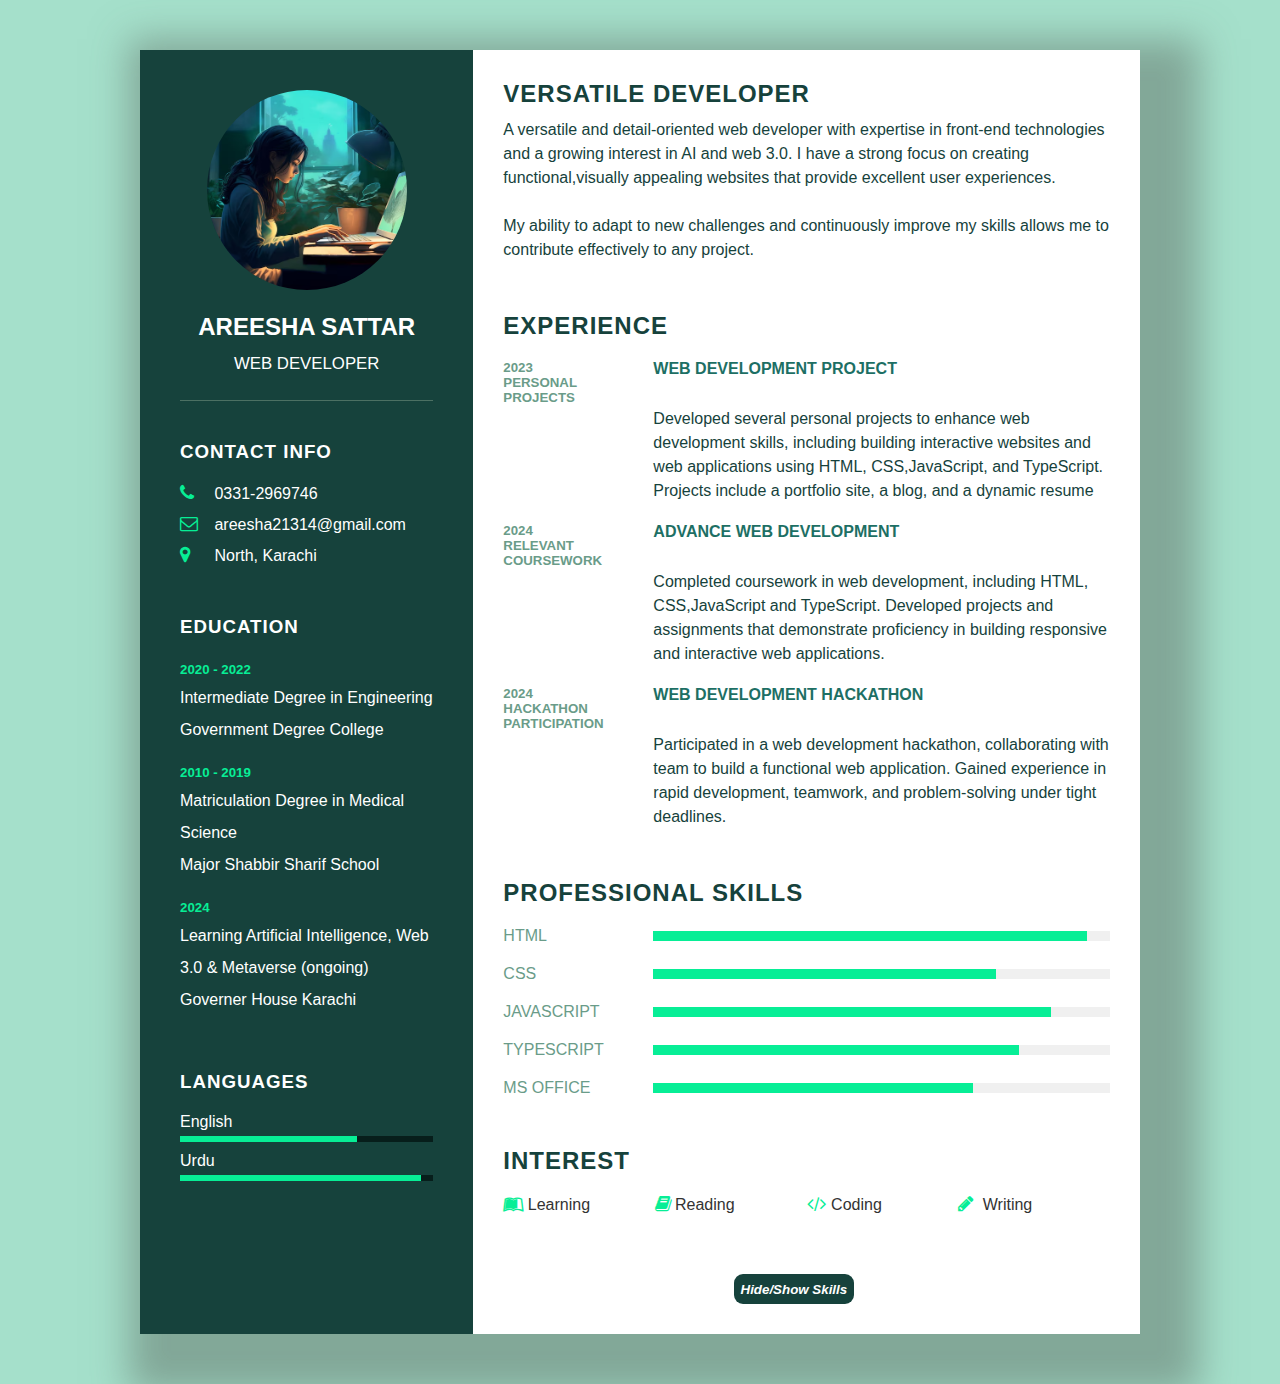
<file: Milstone_1-2/index.html>
<!DOCTYPE html>
<html lang="en">
  <head>
    <meta charset="UTF-8" />
    <meta name="viewport" content="width=device-width, initial-scale=1.0" />
    <title>Static Interactive Resume</title>
    <link
      rel="stylesheet"
      href="https://cdnjs.cloudflare.com/ajax/libs/font-awesome/4.7.0/css/font-awesome.css"
      integrity="sha512-5A8nwdMOWrSz20fDsjczgUidUBR8liPYU+WymTZP1lmY9G6Oc7HlZv156XqnsgNUzTyMefFTcsFH/tnJE/+xBg=="
      crossorigin="anonymous"
      referrerpolicy="no-referrer"
    />
    <link rel="stylesheet" href="style.css" />
  </head>
  <body>
    <div class="container">
      <div class="left-side">
        <div class="profileText">
          <div class="imgBx">
            <img src="profile.avif" alt="Profile Picture" />
          </div>
          <h2>
            Areesha Sattar<br />
            <span>Web Developer</span>
          </h2>
        </div>
        <div class="contactInfo">
          <h3 class="title">Contact Info</h3>
          <ul>
            <li>
              <span class="icon">
                <i class="fa fa-phone" aria-hidden="true"></i
              ></span>
              <span class="text">0331-2969746</span>
            </li>
            <li>
              <span class="icon">
                <i class="fa fa-envelope-o" aria-hidden="true"></i
              ></span>
              <span class="text">areesha21314@gmail.com</span>
            </li>
            <li>
              <span class="icon"
                ><i class="fa fa-map-marker" aria-hidden="true"></i
              ></span>
              <span class="text">North, Karachi</span>
            </li>
          </ul>
        </div>

        <div class="contactInfo education">
          <h3 class="title">Education</h3>
          <ul>
            <li>
              <h5>2020 - 2022</h5>
              <h4>Intermediate Degree in Engineering</h4>
              <h4>Government Degree College</h4>
            </li>
            <li>
              <h5>2010 - 2019</h5>
              <h4>Matriculation Degree in Medical Science</h4>
              <h4>Major Shabbir Sharif School</h4>
            </li>
            <li>
              <h5>2024</h5>
              <h4>
                Learning Artificial Intelligence, Web 3.0 & Metaverse (ongoing)
              </h4>
              <h4>Governer House Karachi</h4>
            </li>
          </ul>
        </div>

        <div class="contactInfo language">
          <h3 class="title">Languages</h3>
          <ul>
            <li>
              <span class="text">English</span>
              <span class="percent">
                <div style="width: 70%"></div>
              </span>
            </li>
            <li>
              <span class="text">Urdu</span>
              <span class="percent">
                <div style="width: 95%"></div>
              </span>
            </li>
          </ul>
        </div>
      </div>

      <div class="right-side">
        <div class="about">
          <h2 class="title2">versatile Developer</h2>
          <p>
            A versatile and detail-oriented web developer with expertise in
            front-end technologies and a growing interest in AI and web 3.0. I
            have a strong focus on creating functional,visually appealing
            websites that provide excellent user experiences. <br /><br />
            My ability to adapt to new challenges and continuously improve my
            skills allows me to contribute effectively to any project.
          </p>
        </div>
        <div class="about">
          <h2 class="title2">Experience</h2>
          <div class="box">
            <div class="year-company">
              <h5>2023</h5>
              <h5>
                Personal <br />
                Projects
              </h5>
            </div>
            <div class="text">
              <h4>Web Development Project</h4>
              <p>
                Developed several personal projects to enhance web development
                skills, including building interactive websites and web
                applications using HTML, CSS,JavaScript, and TypeScript.
                Projects include a portfolio site, a blog, and a dynamic resume
              </p>
            </div>
          </div>

          <div class="box">
            <div class="year-company">
              <h5>2024</h5>
              <h5>Relevant Coursework</h5>
            </div>

            <div class="text">
              <h4>Advance Web Development</h4>
              <p>
                Completed coursework in web development, including HTML,
                CSS,JavaScript and TypeScript. Developed projects and
                assignments that demonstrate proficiency in building responsive
                and interactive web applications.
              </p>
            </div>
          </div>

          <div class="box">
            <div class="year-company">
              <h5>2024</h5>
              <h5>Hackathon Participation</h5>
            </div>

            <div class="text">
              <h4>Web Development Hackathon</h4>
              <p>
                Participated in a web development hackathon, collaborating with
                team to build a functional web application. Gained experience in
                rapid development, teamwork, and problem-solving under tight
                deadlines.
              </p>
            </div>
          </div>
        </div>

        <div class="about skills">
          <h2 class="title2">Professional Skills</h2>
          <div class="box">
            <h4>HTML</h4>
            <div class="percent">
              <div style="width: 95%"></div>
            </div>
          </div>

          <div class="box">
            <h4>CSS</h4>
            <div class="percent">
              <div style="width: 75%"></div>
            </div>
          </div>

          <div class="box">
            <h4>Javascript</h4>
            <div class="percent">
              <div style="width: 87%"></div>
            </div>
          </div>

          <div class="box">
            <h4>Typescript</h4>
            <div class="percent">
              <div style="width: 80%"></div>
            </div>
          </div>

          <div class="box">
            <h4>MS Office</h4>
            <div class="percent">
              <div style="width: 70%"></div>
            </div>
          </div>
        </div>

        <div class="about interest">
          <h2 class="title2">Interest</h2>
          <ul>
            <li>
              <i class="fa fa-leanpub" aria-hidden="true"></i>
              Learning
            </li>
            <li><i class="fa fa-book" aria-hidden="true"></i>Reading</li>
            <li>
              <i class="fa fa-code" aria-hidden="true"> </i>
              Coding
            </li>
            <li>
              <i class="fa fa-pencil" aria-hidden="true"></i>
              Writing
            </li>
          </ul>
        </div>
        <button class="toggle-skills">Hide/Show Skills</button>
      </div>
    </div>
    <script src="script.js"></script>
  </body>
</html>
</file>
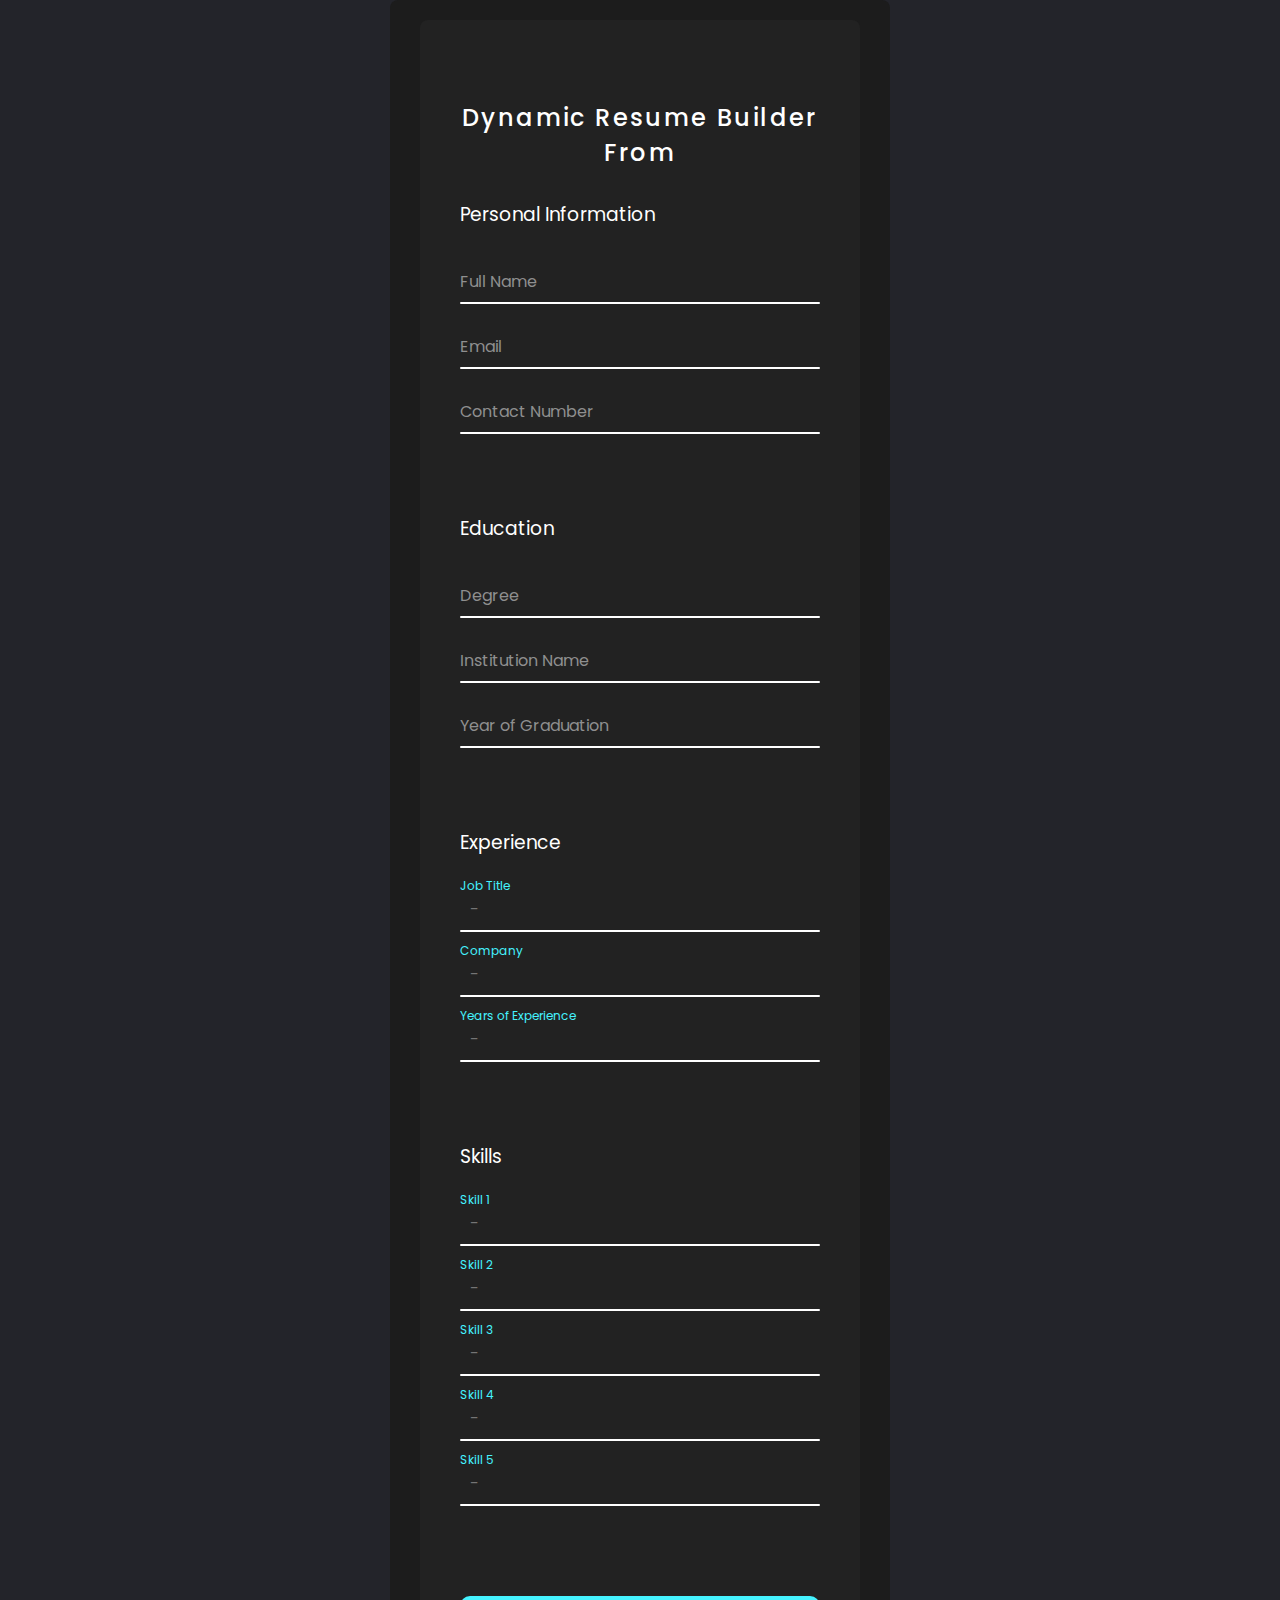
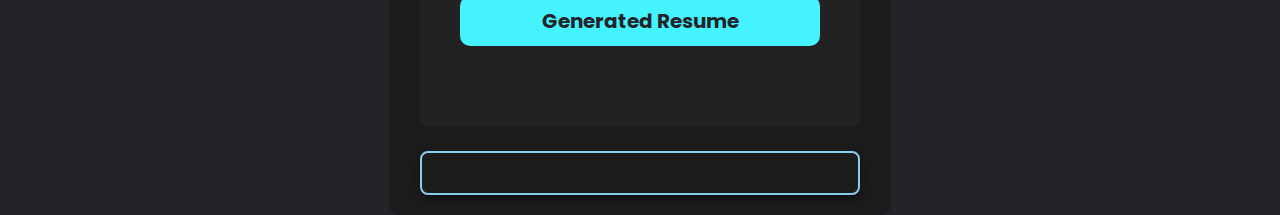
<file: Milstone_3/index.html>
<!DOCTYPE html>
<html lang="en">
  <head>
    <meta charset="UTF-8" />
    <meta name="viewport" content="width=device-width, initial-scale=1.0" />
    <title>Dynamic resume builder</title>
    <link
      href="https://fonts.googleapis.com/css2?family=Poppins:wght@300;400;500;600&display=swap"
      rel="stylesheet"
    />

    <link rel="stylesheet" href="style.css" />
  </head>
  <body>
    <div class="box">
      <span class="border-line"></span>
      <form id="resume-form">
        <h2>Dynamic Resume Builder From</h2>
        <!-- personal information section -->
        <div class="section">
          <h3>Personal Information</h3>
          <div class="inputBox">
            <input id="fullName" type="text" required />
            <span>Full Name</span>
            <i></i>
          </div>
          <div class="inputBox">
            <input id="email" type="email" required />
            <span>Email</span>
            <i></i>
          </div>
          <div class="inputBox">
            <input id="phone" type="tel" required />
            <span>Contact Number</span>
            <i></i>
          </div>
        </div>
        <!-- education section -->
        <div class="section">
          <h3>Education</h3>
          <div class="inputBox">
            <input id="degree" type="text" required />
            <span>Degree</span>
            <i></i>
          </div>
          <div class="inputBox">
            <input id="institution-name" type="text" required />
            <span>Institution Name</span>
            <i></i>
          </div>
          <div class="inputBox">
            <input id="year" type="text" required />
            <span>Year of Graduation</span>
            <i></i>
          </div>
        </div>
        <!-- Experience section -->
        <div class="section">
          <h3>Experience</h3>
          <div class="inputBox">
            <input id="title" type="text" placeholder="-" />
            <span>Job Title</span>
            <i></i>
          </div>
          <div class="inputBox">
            <input id="company" type="text" placeholder="-"/>
            <span>Company</span>
            <i></i>
          </div>
          <div class="inputBox">
            <input id="years" type="text" placeholder="-" />
            <span>Years of Experience</span>
            <i></i>
          </div>
        </div>
        <!-- skills section -->
        <div class="section">
          <h3>Skills</h3>
          <div class="inputBox">
            <input id="skill-1" type="text" placeholder="-" />
            <span>Skill 1</span>
            <i></i>
          </div>
          <div class="inputBox">
            <input id="skill-2" type="text" placeholder="-" />
            <span>Skill 2</span>
            <i></i>
          </div>
          <div class="inputBox">
            <input id="skill-3" type="text" placeholder="-" />
            <span>Skill 3</span>
            <i></i>
          </div>
          <div class="inputBox">
            <input id="skill-4" type="text" placeholder="-" />
            <span>Skill 4</span>
            <i></i>
          </div>
          <div class="inputBox">
            <input id="skill-5" type="text" placeholder="-" />
            <span>Skill 5</span>
            <i></i>
          </div>
        </div>
        <input id="submit" type="submit" value="Generated Resume" />
      </form>
      <br />
      <!-- Dynamically resume -->
      <div id="resume-display">
        <!-- Resume will be generated below -->
      </div>
    <script src="script.js"></script>
  </body>
</html>
</file>
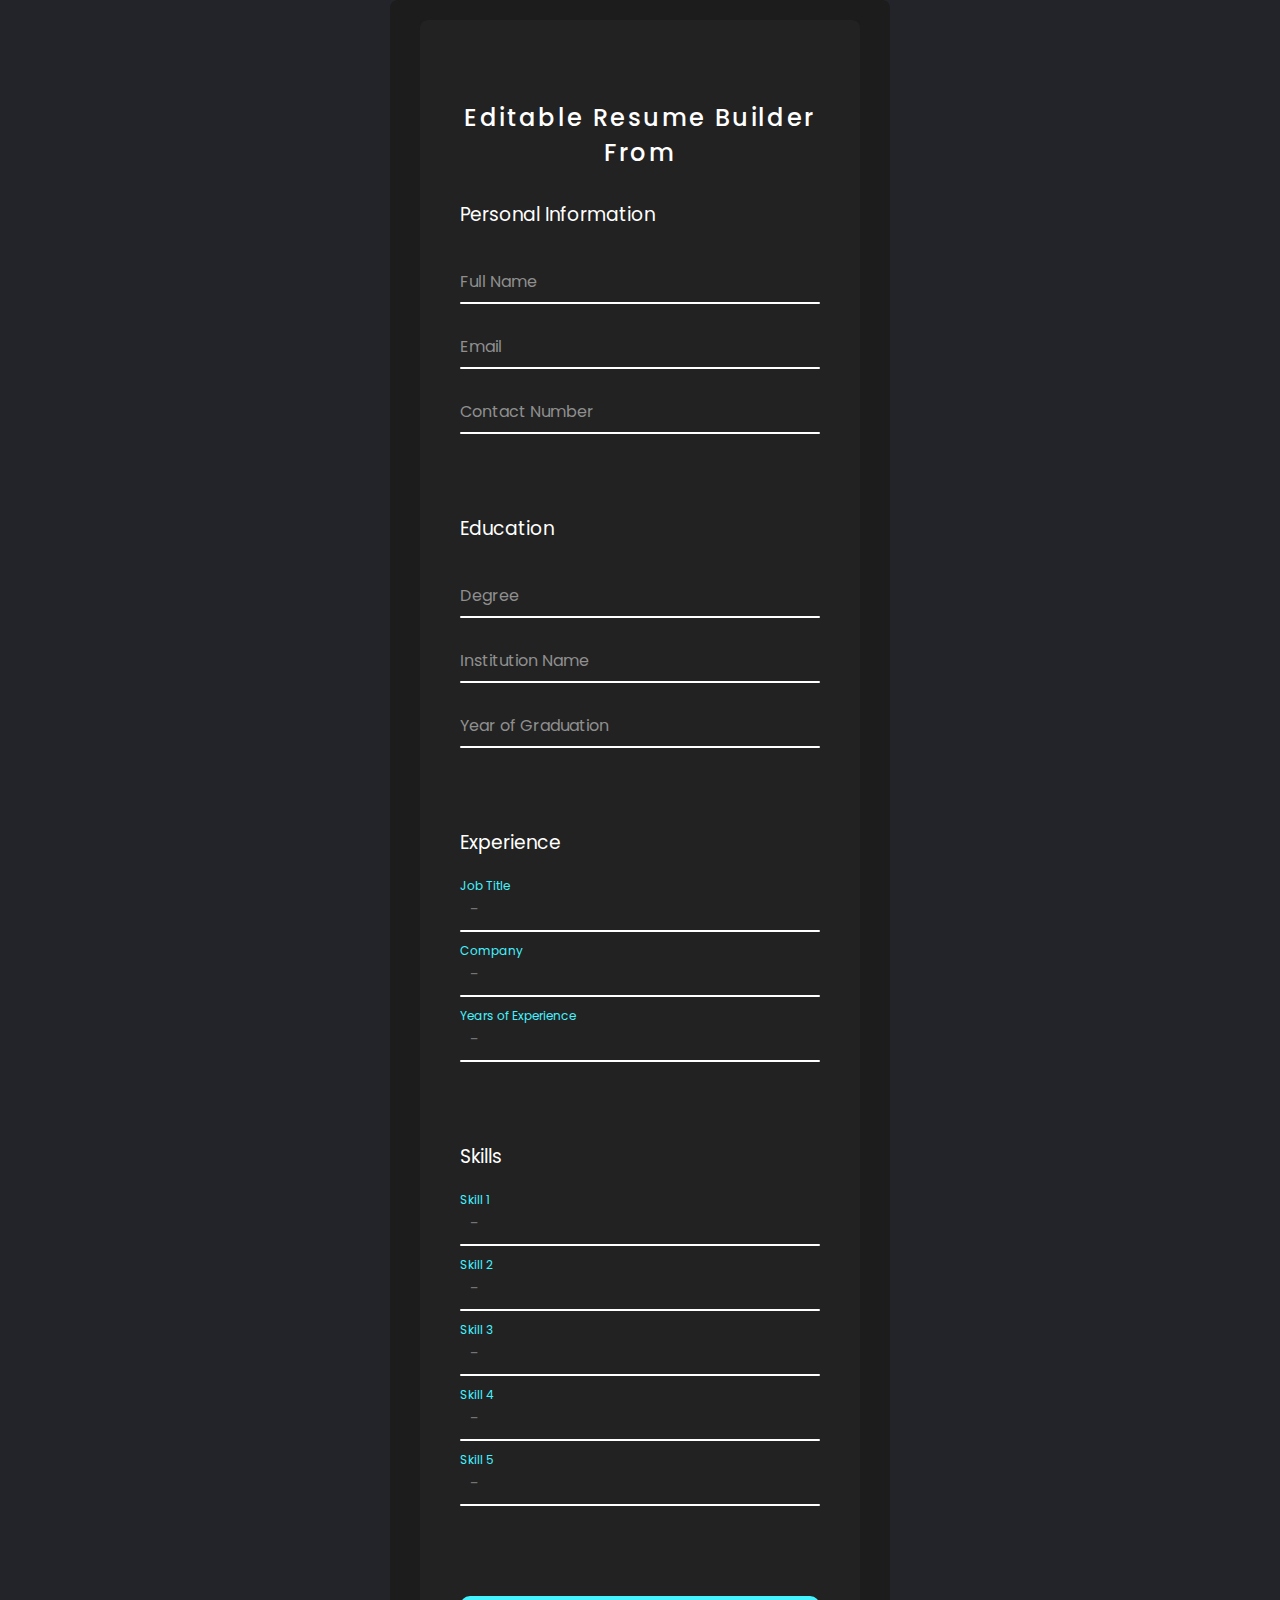
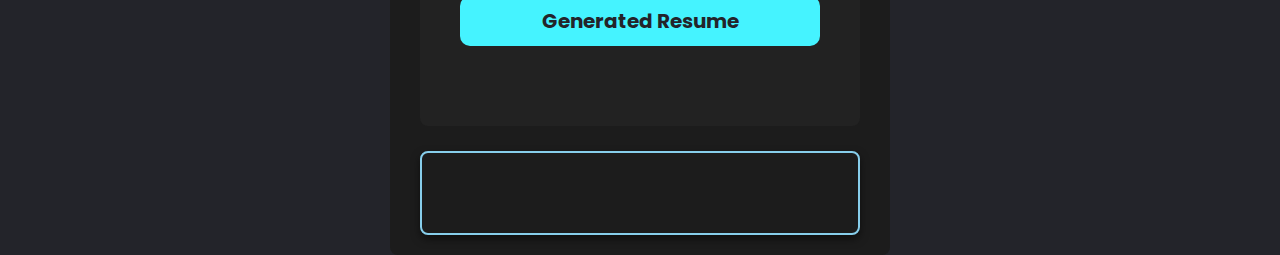
<file: Milstone_4/index.html>
<!DOCTYPE html>
<html lang="en">
  <head>
    <meta charset="UTF-8" />
    <meta name="viewport" content="width=device-width, initial-scale=1.0" />
    <title>Editable resume builder</title>
    <link
      href="https://fonts.googleapis.com/css2?family=Poppins:wght@300;400;500;600&display=swap"
      rel="stylesheet"
    />

    <link rel="stylesheet" href="style.css" />
  </head>
  <body>
    <div class="box">
      <span class="border-line"></span>
      <form id="resume-form">
        <h2>Editable Resume Builder From</h2>
        <!-- personal information section -->
        <div class="section">
          <h3>Personal Information</h3>
          <div class="inputBox">
            <input id="fullName" type="text" required />
            <span>Full Name</span>
            <i></i>
          </div>
          <div class="inputBox">
            <input id="email" type="email" required />
            <span>Email</span>
            <i></i>
          </div>
          <div class="inputBox">
            <input id="phone" type="tel" required />
            <span>Contact Number</span>
            <i></i>
          </div>
        </div>
        <!-- education section -->
        <div class="section">
          <h3>Education</h3>
          <div class="inputBox">
            <input id="degree" type="text" required />
            <span>Degree</span>
            <i></i>
          </div>
          <div class="inputBox">
            <input id="institution-name" type="text" required />
            <span>Institution Name</span>
            <i></i>
          </div>
          <div class="inputBox">
            <input id="year" type="text" required />
            <span>Year of Graduation</span>
            <i></i>
          </div>
        </div>
        <!-- Experience section -->
        <div class="section">
          <h3>Experience</h3>
          <div class="inputBox">
            <input id="title" type="text" placeholder="-" />
            <span>Job Title</span>
            <i></i>
          </div>
          <div class="inputBox">
            <input id="company" type="text" placeholder="-"/>
            <span>Company</span>
            <i></i>
          </div>
          <div class="inputBox">
            <input id="years" type="text" placeholder="-" />
            <span>Years of Experience</span>
            <i></i>
          </div>
        </div>
        <!-- skills section -->
        <div class="section">
          <h3>Skills</h3>
          <div class="inputBox">
            <input id="skill-1" type="text" placeholder="-" />
            <span>Skill 1</span>
            <i></i>
          </div>
          <div class="inputBox">
            <input id="skill-2" type="text" placeholder="-" />
            <span>Skill 2</span>
            <i></i>
          </div>
          <div class="inputBox">
            <input id="skill-3" type="text" placeholder="-" />
            <span>Skill 3</span>
            <i></i>
          </div>
          <div class="inputBox">
            <input id="skill-4" type="text" placeholder="-" />
            <span>Skill 4</span>
            <i></i>
          </div>
          <div class="inputBox">
            <input id="skill-5" type="text" placeholder="-" />
            <span>Skill 5</span>
            <i></i>
          </div>
        </div>
        <input id="submit" type="submit" value="Generated Resume" />
      </form>
      <br />
      <!-- Dynamic and Editable resume -->
      <div id="resume-display" contenteditable="true">
        <!-- Resume will be generated below -->
      </div>
    <script src="script.js"></script>
  </body>
</html>
</file>
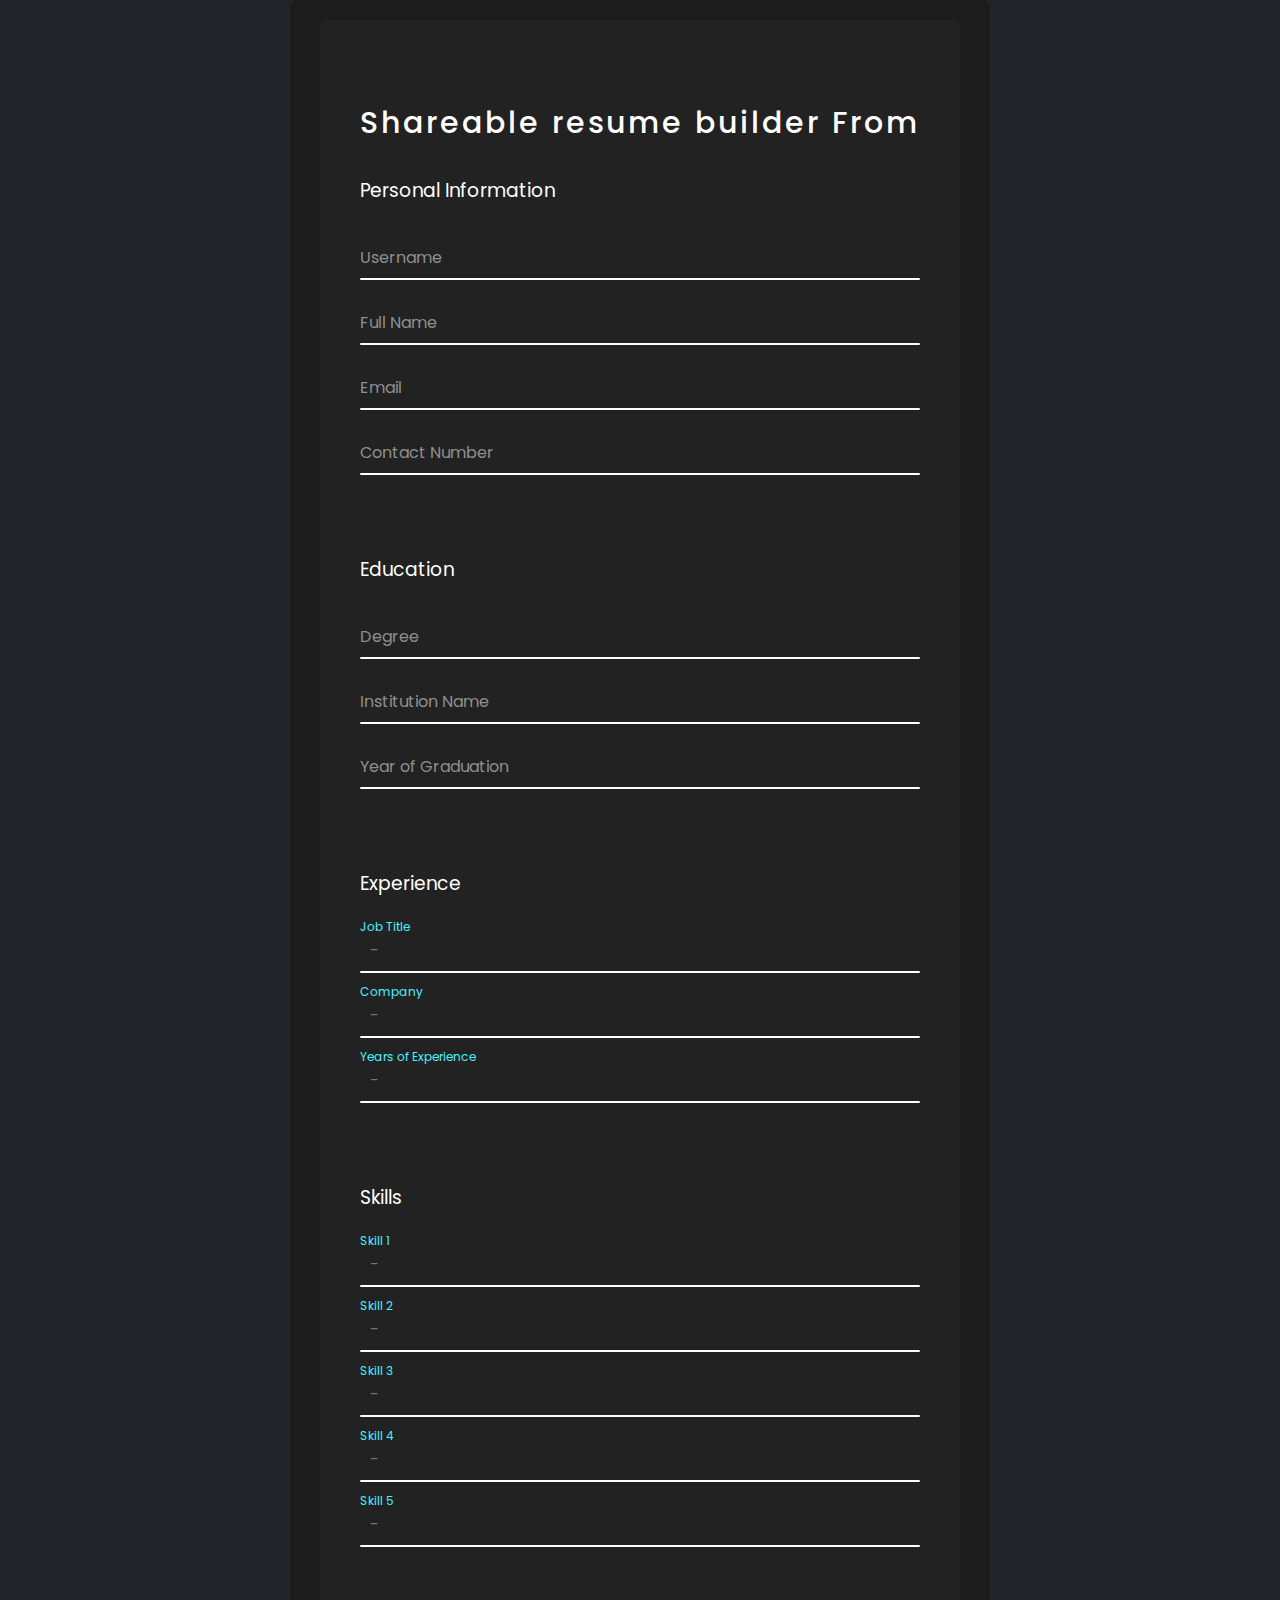
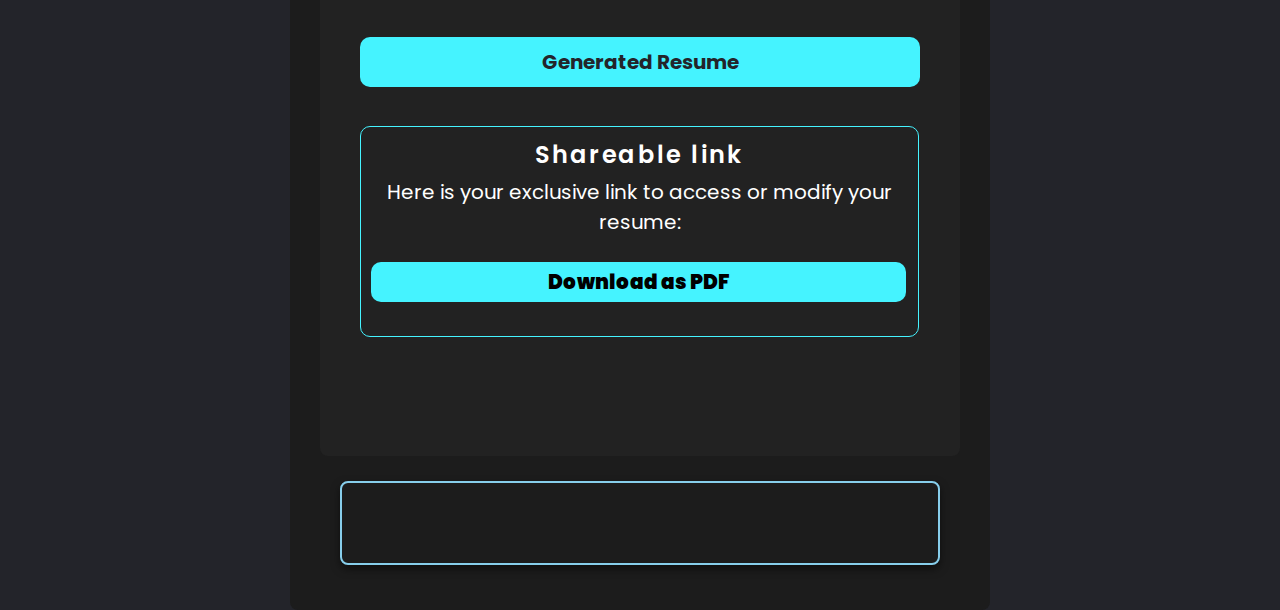
<file: Milstone_5/index.html>
<!DOCTYPE html>
<html lang="en">
  <head>
    <meta charset="UTF-8" />
    <meta name="viewport" content="width=device-width, initial-scale=1.0" />
    <title>Shareable resume builder</title>
    <link
      href="https://fonts.googleapis.com/css2?family=Poppins:wght@300;400;500;600&display=swap"
      rel="stylesheet"
    />

    <link rel="stylesheet" href="style.css" />
  </head>
  <body>
    <div class="box">
      <span class="border-line"></span>
      <form id="resume-form">
        <h2>Shareable resume builder From</h2>
        <!-- personal information section -->
        <div class="section">
          <h3>Personal Information</h3>
          <div class="inputBox">
            <input id="username" type="text" required />
            <span>Username</span>
            <i></i>
          </div>
          <div class="inputBox">
            <input id="fullName" type="text" required />
            <span>Full Name</span>
            <i></i>
          </div>
          <div class="inputBox">
            <input id="email" type="email" required />
            <span>Email</span>
            <i></i>
          </div>
          <div class="inputBox">
            <input id="phone" type="tel" required />
            <span>Contact Number</span>
            <i></i>
          </div>
        </div>
        <!-- education section -->
        <div class="section">
          <h3>Education</h3>
          <div class="inputBox">
            <input id="degree" type="text" required />
            <span>Degree</span>
            <i></i>
          </div>
          <div class="inputBox">
            <input id="institution-name" type="text" required />
            <span>Institution Name</span>
            <i></i>
          </div>
          <div class="inputBox">
            <input id="year" type="text" required />
            <span>Year of Graduation</span>
            <i></i>
          </div>
        </div>
        <!-- Experience section -->
        <div class="section">
          <h3>Experience</h3>
          <div class="inputBox">
            <input id="title" type="text" placeholder="-" />
            <span>Job Title</span>
            <i></i>
          </div>
          <div class="inputBox">
            <input id="company" type="text" placeholder="-"/>
            <span>Company</span>
            <i></i>
          </div>
          <div class="inputBox">
            <input id="years" type="text" placeholder="-" />
            <span>Years of Experience</span>
            <i></i>
          </div>
        </div>
        <!-- skills section -->
        <div class="section">
          <h3>Skills</h3>
          <div class="inputBox">
            <input id="skill-1" type="text" placeholder="-" />
            <span>Skill 1</span>
            <i></i>
          </div>
          <div class="inputBox">
            <input id="skill-2" type="text" placeholder="-" />
            <span>Skill 2</span>
            <i></i>
          </div>
          <div class="inputBox">
            <input id="skill-3" type="text" placeholder="-" />
            <span>Skill 3</span>
            <i></i>
          </div>
          <div class="inputBox">
            <input id="skill-4" type="text" placeholder="-" />
            <span>Skill 4</span>
            <i></i>
          </div>
          <div class="inputBox">
            <input id="skill-5" type="text" placeholder="-" />
            <span>Skill 5</span>
            <i></i>
          </div>
        </div>
        <input id="submit" type="submit" value="Generated Resume" />
        <div id="shareable-link-container">
          <h2>Shareable link</h2>
  <p>Here is your exclusive link to access or modify your resume:</p>
  <a href="#" id="shareable-link" target="_blank"></a>
  <br>
  <button id="download-pdf"><b>Download as PDF</b></button>
         </div>
      </form>
      <br />
      <!-- Dynamic and Editable resume -->
      <div id="resume-display" contenteditable="true">
        <!-- Resume will be generated below -->
      </div>
      <br>
      <!-- section for the shareable link and download option -->
     
    <script src="script.js"></script>
  </body>
</html>
</file>
<file: Milstone_1-2/style.css>
* {
  margin: 0;
  padding: 0;
  box-sizing: border-box;
  font-family: "poppins", sans-serif;
}
body {
  background-color: #a5e0cb;
  display: flex;
  justify-content: center;
  align-items: center;
  min-height: 100vh;
}
.container {
  position: relative;
  width: 100%;
  max-width: 1000px;
  min-height: 1000px;
  background-color: #fff;
  margin: 50px;
  display: grid;
  grid-template-columns: 1fr 2fr;
  box-shadow: 24px 24px 35px 35px rgba(95, 111, 101, 0.5);
}
.container .left-side {
position: relative;
background-color: #16423C;
padding: 40px;
}
.profileText {
  position: relative;
  display: flex;
  flex-direction: column;
  align-items: center;
  padding-bottom: 20px;
  border-bottom: 1px solid rgba(201, 218, 191, 0.3)
}
.profileText .imgBx {
  position: relative;
  width: 200px;
  height: 200px;
  border-radius: 50%;
  overflow: hidden;
}
.profileText .imgBx img {
  position: absolute;
  top: 0;
  left: 0;
  width: 100%;
  height: 100%;
  object-fit: cover;
}
.profileText h2 {
  color:#fff;
  font-size: 1.5em;
  margin-top: 20px;
  text-transform: uppercase;
  text-align: center;
  font-weight: 600;
  line-height: 1.4em;
}
.profileText h2 span {
  font-size: 0.7em;
  font-weight: 300;
}
.contactInfo {
  padding-top: 40px;
}
.title {
  color: #fff;
  text-transform: uppercase;
  font-weight: 600;
  letter-spacing: 1px;
  margin-bottom: 20px;
}
.contactInfo ul {
  position: relative;
}
.contactInfo ul li {
  position: relative;
  list-style: none;
  margin: 10px 0;
  cursor: pointer;
}
.contactInfo ul li .icon {
  display: inline-block;
  width: 30px;
  font-size: 18px;
  color: #07ee96;
}
.contactInfo ul li span {
  color: #fff;
  font-weight: 300;
}
.contactInfo.education li {
  margin-bottom: 15px;
  line-height: 1.8;
}
.contactInfo.education h5 {
  color: #07ee96;
  font-weight: bold;
}
.contactInfo.education h4 {
  color: #fff;
  font-weight: 200;
  line-height: 2;
}
.contactInfo.language .percent {
  position: relative;
  width: 100%;
  height: 6px;
  background-color: #071e1b;
  display: block;
  margin-top: 5px;
}

.contactInfo.language .percent div {
  position: absolute;
  top: 0;
  left: 0;
  height: 100%;
  background: #07ee96;
}

.container .right-side {
  position: relative;
  background-color: #fff;
  padding: 30px;
}
.container .right-side .about p {
  line-height: 1.5;
}
.about {
  margin-bottom: 50px;
}
.about:last-child {
  margin-bottom: 0;
}
.title2 {
color: #16423C;
text-transform: uppercase;
letter-spacing: 1px;
margin-bottom: 10px;
}
p {
  color: #16423C;
}
.about .box {
  display: flex;
  flex-direction: row;
  margin: 20px 0;
}
.about .box .year-company {
  min-width: 150px;
}
.about .box .year-company h5 {
  text-transform: uppercase;
  color: #6A9C89;
  font-weight: 700;
}
.about .box .text h4 {
  text-transform: uppercase;
  color:  #1d6f64 ;
  margin-bottom: 29px;
  font-size: 16px;
}
.about .box .text p {
  font-size: 16px;
  line-height: 1.5;
}
.skills .box {
  position: relative;
  width: 100%;
  display: grid;
  grid-template-columns: 150px 1fr;
  justify-content: center;
  align-items: center;
}
.skills .box h4 {
  text-transform: uppercase;
  color: #6A9C89;
  font-weight: 500;
}
.skills .box .percent {
  position: relative;
  width: 100%;
  height: 10px;
  background: #f0f0f0;
}
.skills .box .percent div {
  position: relative;
  top: 0;
  left: 0;
  height: 100%;
  background:#07ee96;
}
.interest ul {
  display: grid;
  grid-template-columns: repeat(4,1fr);
}
.interest ul li {
  list-style: none;
  color: #333;
  font-weight: 500;
  margin: 10px 0;
}
.interest ul li .fa {
  color: #07ee96;
  font-size: 18px;
  width: 20px;
}
@media (max-width: 1000px) {
  .container {
    margin: 10px;
    grid-template-columns: repeat(1,1fr);
  }
  .interest ul {
    grid-template-columns: repeat(2,1fr);
  }
}
@media (max-width: 600px) {
  .about .box {
    flex-direction: column;
  }
  .about .box .year-company {
    margin-bottom: 5px;
  }
  .interest ul {
    grid-template-columns: repeat(1,1fr);
  }
  .skills .box {
    grid-template-columns: repeat(1,1fr);
  }
}
.toggle-skills {
  width: 120px;
  height: 30px;
  border-radius: 9px;
  border: none;
  cursor: pointer;
  font-size: 20;
  font-style: italic;
  font-weight: 600;
  color: #fff;
  background-color: #16423C;
  margin-left: 38%;
  padding: 5px;
  margin-top: 0;
}
.toggle-skills:hover {
  background-color: #07ee96;
}
</file>
<file: Milstone_3/style.css>
* {
  margin: 0;
  padding: 0;
  box-sizing: border-box;
  font-family: "poppins", sans-serif;
}
body {
  display: flex;
  justify-content: center;
  align-items: center;
  min-height: 100vh;
  background-color: #23242a;
}
.box {
  position: relative;
  width: 500px;
  background: #1c1c1c;
  border-radius: 8px;
  overflow: hidden;
  padding: 30px;
  padding-top: 20px;
  padding-bottom: 20px;
  margin: 0 auto;
  z-index: 1;
}
.box form {
  position: relative;
  background: #222;
  padding: 80px 40px;
  border-radius: 8px;
  z-index: 3;
  display: flex;
  flex-direction: column;
}
.box form h2 {
  color: #fff;
  font-weight: 500;
  text-align: center;
  letter-spacing: 0.1em;
}
.box form h3 {
  color: #fff;
  font-weight: 400;
  margin-top: 20px;
  margin: 30px 0;
  
}
.box form .inputBox {
  position: relative;
  width: 100%;
  margin-bottom: 20px;
}
.box form .inputBox input {
  padding: 10px;
  background-color: transparent;
  border:none;
  color: #fff;
  font-size: 1em;
  transition: 0.5s;
 
}
.box form .inputBox input:focus,
.box form .inputBox input:valid {
  border-color: #45f3ff;
}
.box form .inputBox span {
  position: absolute;
  left: 0;
  padding: 0%;
  margin: 10px 0;
  pointer-events: none;
  color: #8f8f8f;
  font-size: 1em;
  transition: 0.5s;
}
.box form .inputBox input:focus ~ span,
.box form .inputBox input:valid ~ span {
  transform: translateY(-20px);
  font-size: 0.75em;
  color: #45f3ff;
}
.box form i {
  position: absolute;
  left: 0;
  bottom: 0;
  width: 100%;
  height: 2px;
  background: #fff;
  border-radius: 4px;
  overflow: hidden;
  transition: 0.5s;
}
input:focus{
  outline: none;
}
.box form input:focus ~ i {
height: 2px;
}
.box form .section {
  margin-bottom: 30px;
}
.box form .links {
  display: flex;
  justify-content: space-between;
}
.box form .links a {
  margin: 10px 0;
  font-size: 0.75em;
  color: #8f8f8f;
  text-decoration: none;
}
.box form .links a:hover {
  color: #fff;
}
.box form input[type="submit"] {
  border: none;
  outline: none;
  padding: 10px 25px;
  background: #45f3ff;
  cursor: pointer;
  font-size: 20px;
  border-radius: 10px;
  font-weight: bolder;
  color: #23242a;
  margin-top: 40px;
  transition: background-color 0.3s ease, color 0.3s ease;
}
.box form input[type="submit"]:hover {
  background: #fff;
}
#resume-display {
  max-width: 600px;
  margin: auto;
  padding: 20px;
  line-height: 2.5;
  border: 2px solid skyblue;
  border-radius: 8px;
  color: #fff;
  background-color: #1c1c1c;
  box-shadow: 0 4px 8px rgba(0, 0, 0, 0.5);
}
#resume-display h2 {
  color: white;
  text-align: center;
  text-transform: uppercase;
  font-size: 30px;
}
</file>
<file: Milstone_4/style.css>
* {
  margin: 0;
  padding: 0;
  box-sizing: border-box;
  font-family: "poppins", sans-serif;
}
body {
  display: flex;
  justify-content: center;
  align-items: center;
  min-height: 100vh;
  background-color: #23242a;
}
.box {
  position: relative;
  width: 500px;
  background: #1c1c1c;
  border-radius: 8px;
  overflow: hidden;
  padding: 30px;
  padding-top: 20px;
  padding-bottom: 20px;
  margin: 0 auto;
  z-index: 1;
}
.box form {
  position: relative;
  background: #222;
  padding: 80px 40px;
  border-radius: 8px;
  z-index: 3;
  display: flex;
  flex-direction: column;
}
.box form h2 {
  color: #fff;
  font-weight: 500;
  text-align: center;
  letter-spacing: 0.1em;
}
.box form h3 {
  color: #fff;
  font-weight: 400;
  margin-top: 20px;
  margin: 30px 0;
  
}
.box form .inputBox {
  position: relative;
  width: 100%;
  margin-bottom: 20px;
}
.box form .inputBox input {
  padding: 10px;
  background-color: transparent;
  border:none;
  color: #fff;
  font-size: 1em;
  transition: 0.5s;
 
}
.box form .inputBox input:focus,
.box form .inputBox input:valid {
  border-color: #45f3ff;
}
.box form .inputBox span {
  position: absolute;
  left: 0;
  padding: 0%;
  margin: 10px 0;
  pointer-events: none;
  color: #8f8f8f;
  font-size: 1em;
  transition: 0.5s;
}
.box form .inputBox input:focus ~ span,
.box form .inputBox input:valid ~ span {
  transform: translateY(-20px);
  font-size: 0.75em;
  color: #45f3ff;
}
.box form i {
  position: absolute;
  left: 0;
  bottom: 0;
  width: 100%;
  height: 2px;
  background: #fff;
  border-radius: 4px;
  overflow: hidden;
  transition: 0.5s;
}
input:focus{
  outline: none;
}
.box form input:focus ~ i {
height: 2px;
}
.box form .section {
  margin-bottom: 30px;
}
.box form .links {
  display: flex;
  justify-content: space-between;
}
.box form .links a {
  margin: 10px 0;
  font-size: 0.75em;
  color: #8f8f8f;
  text-decoration: none;
}
.box form .links a:hover {
  color: #fff;
}
.box form input[type="submit"] {
  border: none;
  outline: none;
  padding: 10px 25px;
  background: #45f3ff;
  cursor: pointer;
  font-size: 20px;
  border-radius: 10px;
  font-weight: bolder;
  color: #23242a;
  margin-top: 40px;
  transition: background-color 0.3s ease, color 0.3s ease;
}
.box form input[type="submit"]:hover {
  background: #fff;
}
#resume-display {
  max-width: 600px;
  margin: auto;
  padding: 20px;
  line-height: 2.5;
  border: 2px solid skyblue;
  border-radius: 8px;
  color: #fff;
  background-color: #1c1c1c;
  box-shadow: 0 4px 8px rgba(0, 0, 0, 0.5);
  /* making the resume editable */
  outline: none;
}
#resume-display h2 {
  color: white;
  text-align: center;
  text-transform: uppercase;
  font-size: 30px;
}
</file>
<file: Milstone_5/style.css>
* {
  margin: 0;
  padding: 0;
  box-sizing: border-box;
  font-family: "poppins", sans-serif;
}
body {
  display: flex;
  justify-content: center;
  align-items: center;
  min-height: 100vh;
  background-color: #23242a;
}
.box {
  position: relative;
  width: 700px;
  background: #1c1c1c;
  border-radius: 8px;
  overflow: hidden;
  padding: 30px;
  padding-top: 20px;
  padding-bottom: 20px;
  margin: 0 auto;
  z-index: 1;
}
.box form {
  position: relative;
  background: #222;
  padding: 80px 40px;
  border-radius: 8px;
  z-index: 3;
  display: flex;
  flex-direction: column;
}
.box form h2 {
  color: #fff;
  font-weight: 500;
  text-align: center;
  letter-spacing: 0.1em;
  font-size: 30px;
}
.box form h3 {
  color: #fff;
  font-weight: 400;
  margin-top: 20px;
  margin: 30px 0;
  
}
.box form .inputBox {
  position: relative;
  width: 100%;
  margin-bottom: 20px;
}
.box form .inputBox input {
  padding: 10px;
  background-color: transparent;
  border:none;
  color: #fff;
  font-size: 1em;
  transition: 0.5s;
 
}
.box form .inputBox input:focus,
.box form .inputBox input:valid {
  border-color: #45f3ff;
}
.box form .inputBox span {
  position: absolute;
  left: 0;
  padding: 0%;
  margin: 10px 0;
  pointer-events: none;
  color: #8f8f8f;
  font-size: 1em;
  transition: 0.5s;
}
.box form .inputBox input:focus ~ span,
.box form .inputBox input:valid ~ span {
  transform: translateY(-20px);
  font-size: 0.75em;
  color: #45f3ff;
}
.box form i {
  position: absolute;
  left: 0;
  bottom: 0;
  width: 100%;
  height: 2px;
  background: #fff;
  border-radius: 4px;
  overflow: hidden;
  transition: 0.5s;
}
input:focus{
  outline: none;
}
.box form input:focus ~ i {
height: 2px;
}
.box form .section {
  margin-bottom: 30px;
}
.box form .links {
  display: flex;
  justify-content: space-between;
}
.box form .links a {
  margin: 10px 0;
  font-size: 0.75em;
  color: #8f8f8f;
  text-decoration: none;
}
.box form .links a:hover {
  color: #fff;
}
.box form input[type="submit"] {
  border: none;
  outline: none;
  padding: 10px 25px;
  background: #45f3ff;
  cursor: pointer;
  font-size: 20px;
  border-radius: 10px;
  font-weight: bolder;
  color: #23242a;
  margin-top: 40px;
  transition: background-color 0.3s ease, color 0.3s ease;
}
.box form input[type="submit"]:hover {
  background: #fff;
}
#resume-display {
  max-width: 600px;
  margin: auto;
  padding: 20px;
  line-height: 2.5;
  border: 2px solid skyblue;
  border-radius: 8px;
  color: #fff;
  background-color: #1c1c1c;
  box-shadow: 0 4px 8px rgba(0, 0, 0, 0.5);
  /* making the resume editable */
  outline: none;
}
#resume-display h2 {
  color: white;
  text-align: center;
  text-transform: uppercase;
  font-size: 30px;
}
#shareable-link-container  {
  border: 1px solid #45f3ff;
  width: 559px;
  height: 211px;
  margin: 39px 0;
  padding: 10px;
  border-radius: 10px;
}
#shareable-link-container h2 {
  font-size: 24px;
  font-family: poppins;
  gap: 0;
  font-weight: 600;
}
#shareable-link-container p {
  color: white;
  font-size: 20px;
  text-align: center;
  padding-top: 5px;
}
#shareable-link-container #shareable-link {
  font-weight: 700;
  text-decoration: none;
}
#shareable-link-container #download-pdf {
  width: 535px;
  border-radius: 10px;
  padding: 5px;
  font-weight: 900;
  background: #45f3ff;
  cursor: pointer;
  outline: none;
  border: none;
  font-size: 20px;
 
}
#shareable-link-container #download-pdf:hover {
  background: #fff;
  transition: 0.7s;
}
</file>
